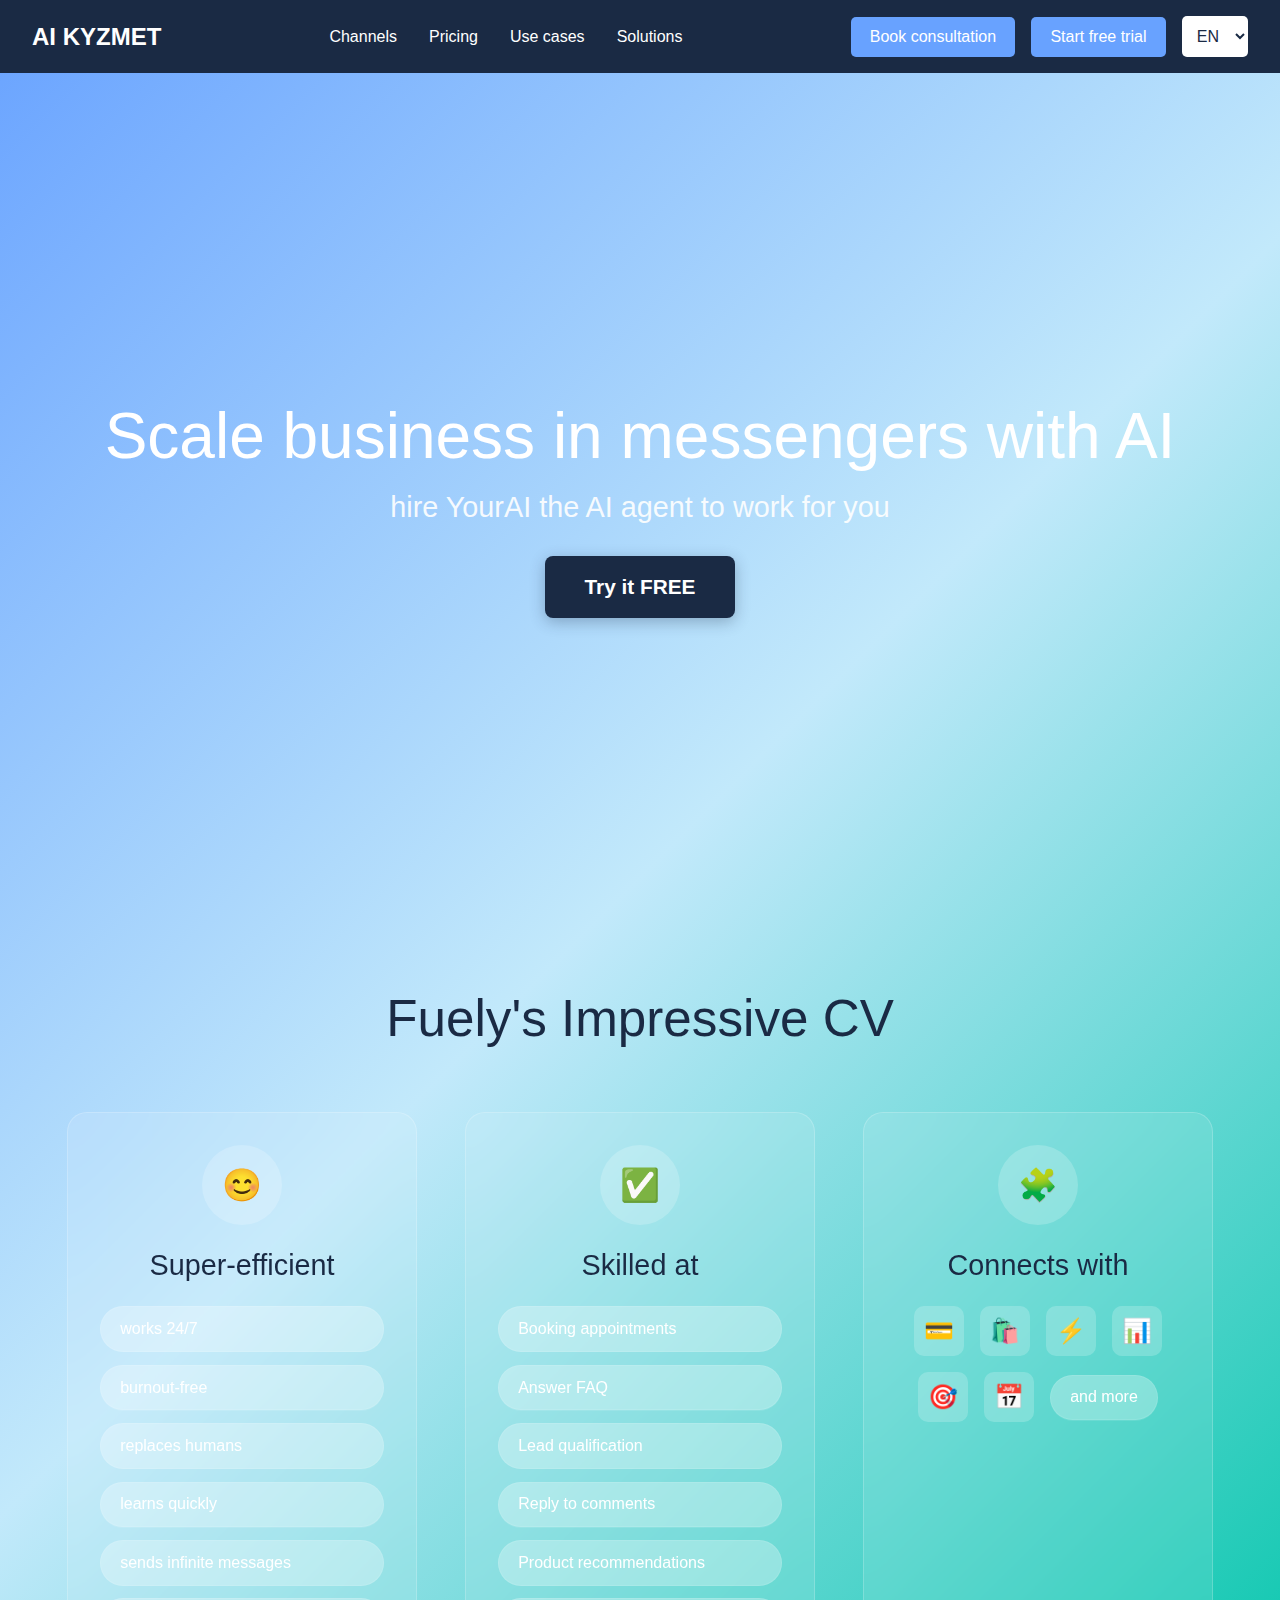
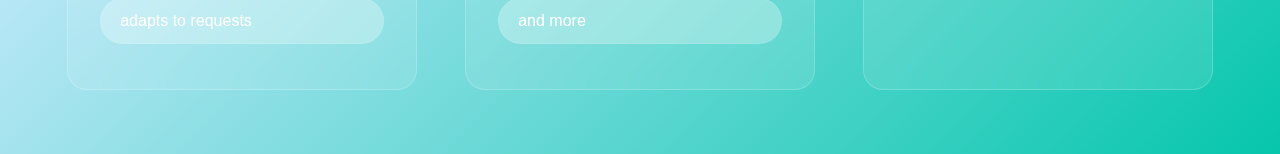
<file: index.html>
<!DOCTYPE html>
<html lang="en">
<head>
    <meta charset="UTF-8">
    <meta name="viewport" content="width=device-width, initial-scale=1.0">
    <link rel="stylesheet" href="reset.css">
    <link rel="stylesheet" href="main.css">
    <title>AI KYZMET</title>
</head>
<body>
    <header>
        <div class="logo">AI KYZMET</div>
        <nav>
            <ul>
                <li><a href="#">Channels</a></li>
                <li><a href="#">Pricing</a></li>
                <li><a href="#">Use cases</a></li>
                <li><a href="#">Solutions</a></li>
            </ul>
        </nav>
        <div class="cta-buttons">
            <button>Book consultation</button>
            <button>Start free trial</button>
            <select>
                <option>EN</option>
                <option>KZ</option>
                <option>RU</option>
            </select>
        </div>
    </header>
    
    <main>
        <section class="hero">
            <div class="images">
                <img src="IntegrationsAI1.77b145b5.svg" alt="AI Integration Illustration" height="400">
            </div>
            <h1>Scale business in messengers with AI</h1>
            <p>hire YourAI the AI agent to work for you</p>
            <button>Try it FREE</button>
        </section>
        
        <section class="cv-section">
            <h2>Fuely's Impressive CV</h2>
            <div class="cv-columns">
                <div class="cv-column">
                    <div class="icon smiley"></div>
                    <h3>Super-efficient</h3>
                    <ul>
                        <li>works 24/7</li>
                        <li>burnout-free</li>
                        <li>replaces humans</li>
                        <li>learns quickly</li>
                        <li>sends infinite messages</li>
                        <li>adapts to requests</li>
                    </ul>
                </div>
                <div class="cv-column">
                    <div class="icon checklist"></div>
                    <h3>Skilled at</h3>
                    <ul>
                        <li>Booking appointments</li>
                        <li>Answer FAQ</li>
                        <li>Lead qualification</li>
                        <li>Reply to comments</li>
                        <li>Product recommendations</li>
                        <li>and more</li>
                    </ul>
                </div>
                <div class="cv-column">
                    <div class="icon puzzle"></div>
                    <h3>Connects with</h3>
                    <div class="integrations">
                        <div class="integration-icon stripe"></div>
                        <div class="integration-icon shopify"></div>
                        <div class="integration-icon zapier"></div>
                        <div class="integration-icon google-sheets"></div>
                        <div class="integration-icon hubspot"></div>
                        <div class="integration-icon calendly"></div>
                        <div class="integration-text">and more</div>
                    </div>
                </div>
            </div>
        </section>
    </main>
</body>
</html>
</file>
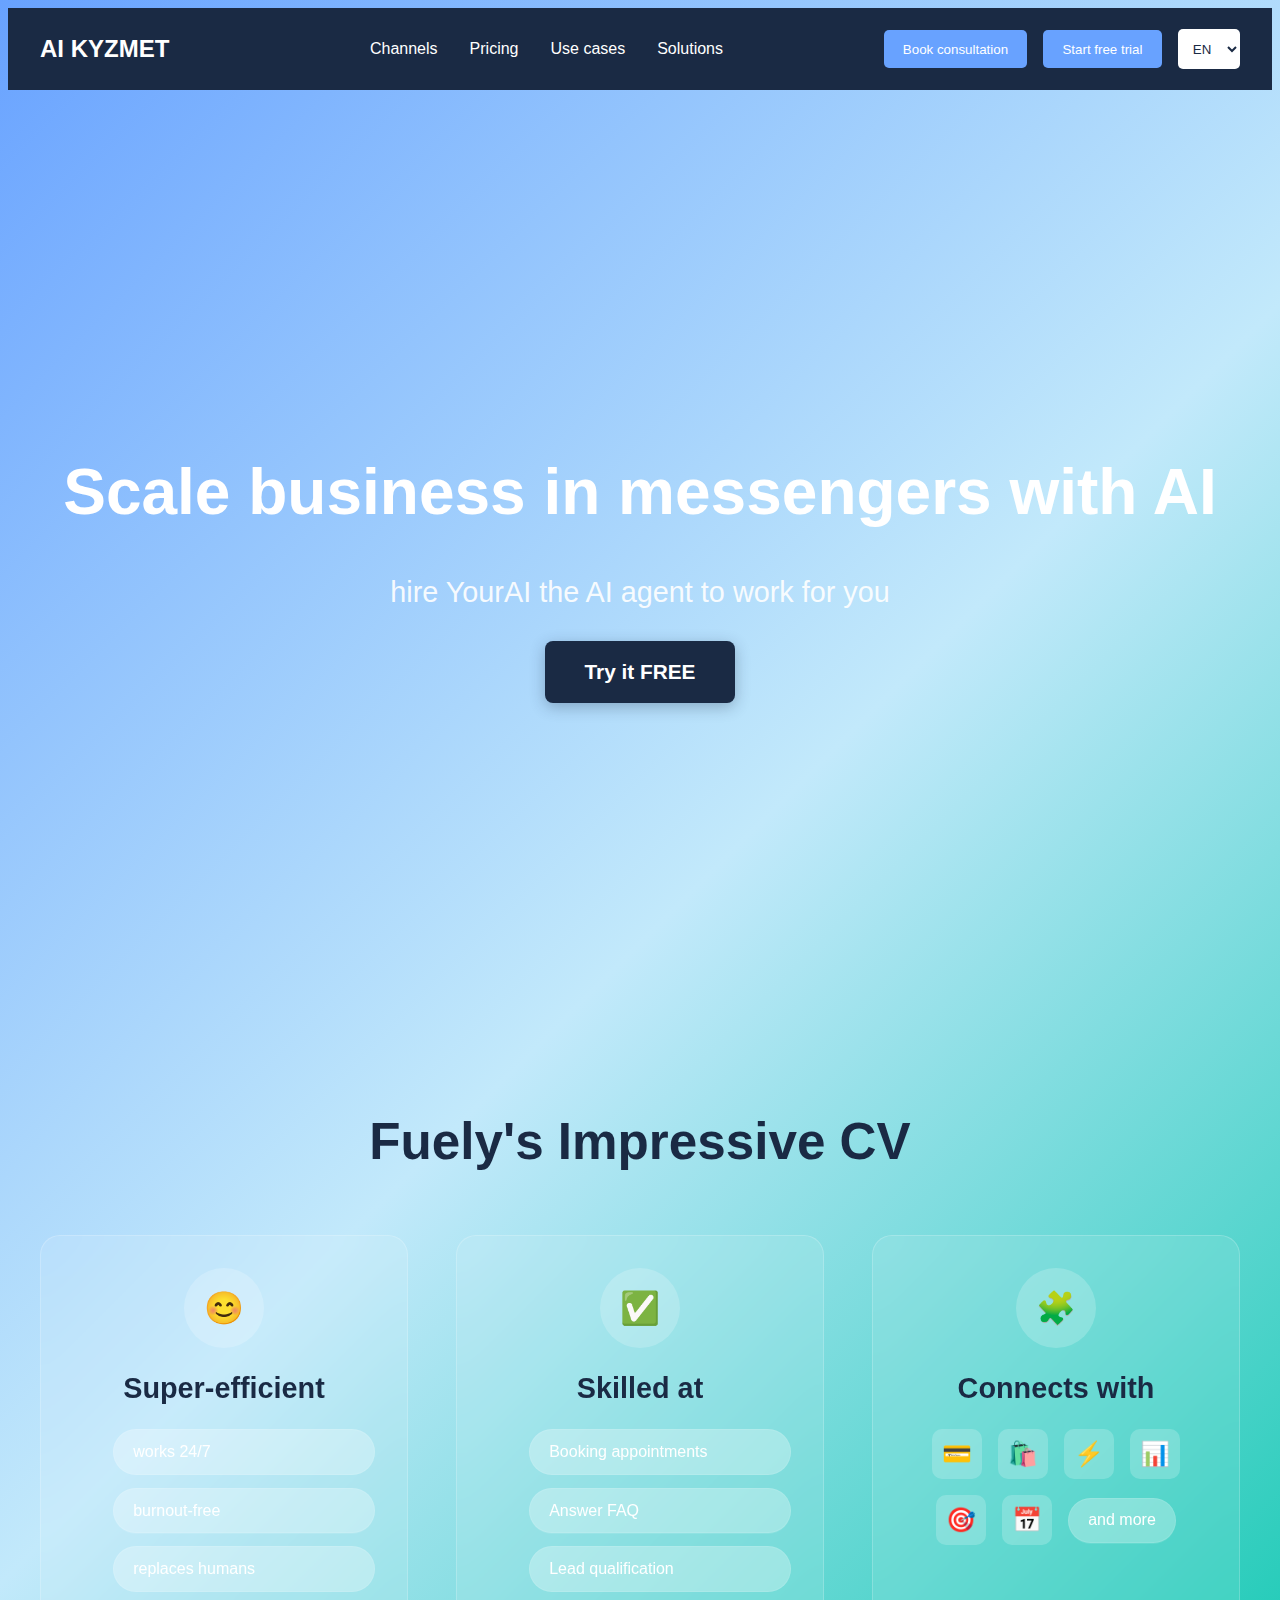
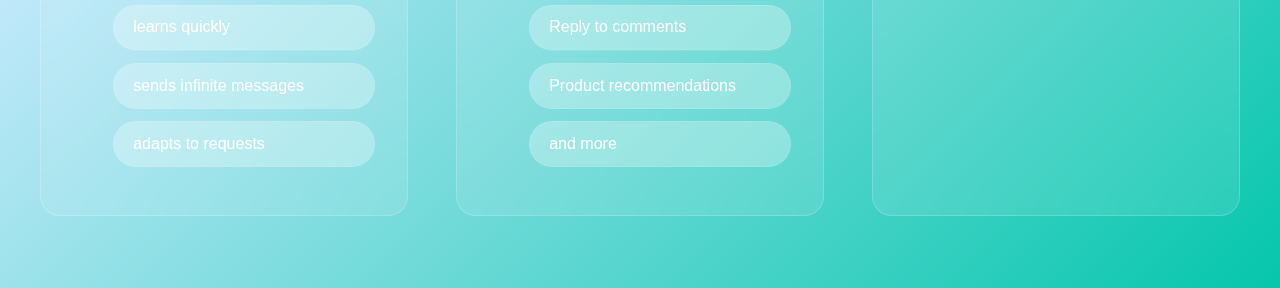
<file: main.html>
<!DOCTYPE html>
<html lang="en">
<head>
    <meta charset="UTF-8">
    <meta name="viewport" content="width=device-width, initial-scale=1.0">
    <title>AI KYZMET</title>
    <link rel="stylesheet" href="main.css">
</head>
<body>
    <header>
        <div class="logo">AI KYZMET</div>
        <nav>
            <ul>
                <li><a href="#">Channels</a></li>
                <li><a href="#">Pricing</a></li>
                <li><a href="#">Use cases</a></li>
                <li><a href="#">Solutions</a></li>
            </ul>
        </nav>
        <div class="cta-buttons">
            <button>Book consultation</button>
            <button>Start free trial</button>
            <select>
                <option>EN</option>
                <option>KZ</option>
                <option>RU</option>
            </select>
        </div>
    </header>
    <main>

        <section class="hero">
            <div class="images">
                <img src="IntegrationsAI1.77b145b5.svg" alt="gifka" height="400">
             </div>
            <h1>Scale business in messengers with AI</h1>
            <p>hire YourAI the AI agent to work for you</p>
            <button>Try it FREE</button>
            <!-- Add floating elements here -->
        </section>
        
        <section class="cv-section">
            <h2>Fuely's Impressive CV</h2>
            <div class="cv-columns">
                <div class="cv-column">
                    <div class="icon smiley"></div>
                    <h3>Super-efficient</h3>
                    <ul>
                        <li>works 24/7</li>
                        <li>burnout-free</li>
                        <li>replaces humans</li>
                        <li>learns quickly</li>
                        <li>sends infinite messages</li>
                        <li>adapts to requests</li>
                    </ul>
                </div>
                <div class="cv-column">
                    <div class="icon checklist"></div>
                    <h3>Skilled at</h3>
                    <ul>
                        <li>Booking appointments</li>
                        <li>Answer FAQ</li>
                        <li>Lead qualification</li>
                        <li>Reply to comments</li>
                        <li>Product recommendations</li>
                        <li>and more</li>
                    </ul>
                </div>
                <div class="cv-column">
                    <div class="icon puzzle"></div>
                    <h3>Connects with</h3>
                    <div class="integrations">
                        <div class="integration-icon stripe"></div>
                        <div class="integration-icon shopify"></div>
                        <div class="integration-icon zapier"></div>
                        <div class="integration-icon google-sheets"></div>
                        <div class="integration-icon hubspot"></div>
                        <div class="integration-icon calendly"></div>
                        <div class="integration-text">and more</div>
                    </div>
                </div>
            </div>
        </section>

    </main>
</body>
</html>
</file>
<file: main.css>
/* Base styles */
        body {
            background: linear-gradient(135deg, #68a2ff 0%, #c2e9fb 50%, #06c6ac 100%);
            font-family: Arial, sans-serif;
            min-height: 100vh;
        }

        /* Header styles */
        header {
            background: #1a2a44;
            color: white;
            padding: 1rem 2rem;
            display: flex;
            justify-content: space-between;
            align-items: center;
            flex-wrap: wrap;
            gap: 1rem;
        }

        .logo {
            font-size: 1.5rem;
            font-weight: bold;
        }

        nav ul {
            list-style: none;
            display: flex;
            gap: 2rem;
            align-items: center;
        }

        nav a {
            color: white;
            text-decoration: none;
            transition: color 0.3s ease;
        }

        nav a:hover {
            color: #68a2ff;
        }

        .cta-buttons {
            display: flex;
            align-items: center;
            gap: 1rem;
        }

        .cta-buttons button {
            padding: 0.7rem 1.2rem;
            border: none;
            border-radius: 5px;
            cursor: pointer;
            background-color: #68a2ff;
            color: white;
            font-weight: 500;
            transition: background-color 0.3s ease;
        }

        .cta-buttons button:hover {
            background-color: #5691e8;
        }

        .cta-buttons select {
            padding: 0.7rem;
            border: none;
            border-radius: 5px;
            background-color: white;
            color: #1a2a44;
            cursor: pointer;
        }

        /* Main content */
        main {
            flex: 1;
        }

        /* Hero section */
        .hero {
            min-height: calc(100vh - 80px);
            display: flex;
            flex-direction: column;
            justify-content: center;
            align-items: center;
            text-align: center;
            color: white;
            padding: 2rem;
            position: relative;
        }

        .images {
            margin-bottom: 2rem;
        }

        .images img {
            max-width: 100%;
            height: auto;
            border-radius: 10px;
        }

        .hero h1 {
            font-size: clamp(2.5rem, 5vw, 4rem);
            margin-bottom: 1rem;
            line-height: 1.2;
        }

        .hero p {
            font-size: clamp(1.2rem, 2.5vw, 1.8rem);
            margin-bottom: 2rem;
            opacity: 0.9;
        }

        .hero button {
            background: #1a2a44;
            color: white;
            padding: 1.2rem 2.5rem;
            border: none;
            border-radius: 8px;
            font-size: 1.3rem;
            font-weight: 600;
            cursor: pointer;
            transition: all 0.3s ease;
            box-shadow: 0 4px 15px rgba(26, 42, 68, 0.3);
        }

        .hero button:hover {
            background: #243654;
            transform: translateY(-2px);
            box-shadow: 0 6px 20px rgba(26, 42, 68, 0.4);
        }

        /* CV Section */
        .cv-section {
            padding: 6rem 2rem 4rem;
            text-align: center;
            color: white;
        }

        .cv-section h2 {
            font-size: clamp(2.5rem, 4vw, 3.5rem);
            margin-bottom: 4rem;
            color: #1a2a44;
        }

        .cv-columns {
            display: flex;
            justify-content: center;
            gap: 3rem;
            flex-wrap: wrap;
            max-width: 1200px;
            margin: 0 auto;
        }

        .cv-column {
            flex: 1;
            min-width: 280px;
            max-width: 350px;
            text-align: left;
            background: rgba(255, 255, 255, 0.1);
            backdrop-filter: blur(15px);
            padding: 2rem;
            border-radius: 20px;
            border: 1px solid rgba(255, 255, 255, 0.2);
        }

        .cv-column h3 {
            font-size: 1.8rem;
            margin: 1.5rem 0;
            color: #1a2a44;
            text-align: center;
        }

        .cv-column ul {
            list-style: none;
        }

        .cv-column li {
            background: rgba(255, 255, 255, 0.2);
            backdrop-filter: blur(10px);
            padding: 0.8rem 1.2rem;
            margin: 0.8rem 0;
            border-radius: 25px;
            font-size: 1rem;
            border: 1px solid rgba(255, 255, 255, 0.1);
            transition: all 0.3s ease;
        }

        .cv-column li:hover {
            background: rgba(255, 255, 255, 0.3);
            transform: translateX(5px);
        }

        /* Icon styles */
        .icon {
            width: 80px;
            height: 80px;
            margin: 0 auto 1rem;
            background-size: cover;
            background-position: center;
            border-radius: 50%;
            background-color: rgba(255, 255, 255, 0.2);
            display: flex;
            align-items: center;
            justify-content: center;
            font-size: 2rem;
        }

        .smiley:before {
            content: "😊";
        }

        .checklist:before {
            content: "✅";
        }

        .puzzle:before {
            content: "🧩";
        }

        /* Integrations */
        .integrations {
            display: flex;
            flex-wrap: wrap;
            gap: 1rem;
            justify-content: center;
            align-items: center;
            margin-top: 1rem;
        }

        .integration-icon {
            width: 50px;
            height: 50px;
            background-size: cover;
            background-position: center;
            border-radius: 10px;
            background-color: rgba(255, 255, 255, 0.2);
            display: flex;
            align-items: center;
            justify-content: center;
            font-size: 1.5rem;
            transition: transform 0.3s ease;
        }

        .integration-icon:hover {
            transform: scale(1.1);
        }

        .stripe:before { content: "💳"; }
        .shopify:before { content: "🛍️"; }
        .zapier:before { content: "⚡"; }
        .google-sheets:before { content: "📊"; }
        .hubspot:before { content: "🎯"; }
        .calendly:before { content: "📅"; }

        .integration-text {
            background: rgba(255, 255, 255, 0.2);
            backdrop-filter: blur(10px);
            padding: 0.8rem 1.2rem;
            border-radius: 25px;
            font-size: 1rem;
            border: 1px solid rgba(255, 255, 255, 0.1);
        }

        /* Responsive Design */
        @media (max-width: 768px) {
            header {
                flex-direction: column;
                text-align: center;
                padding: 1rem;
            }

            nav ul {
                flex-direction: column;
                gap: 1rem;
            }

            .cta-buttons {
                flex-wrap: wrap;
                justify-content: center;
            }

            .hero {
                padding: 1rem;
                min-height: calc(100vh - 120px);
            }

            .cv-columns {
                flex-direction: column;
                align-items: center;
                gap: 2rem;
            }

            .cv-column {
                text-align: center;
                min-width: auto;
                width: 100%;
                max-width: 400px;
            }

            .cv-section {
                padding: 4rem 1rem 2rem;
            }
        }

        @media (max-width: 480px) {
            .hero button {
                padding: 1rem 2rem;
                font-size: 1.1rem;
            }

            .cv-column {
                padding: 1.5rem;
            }

            .integrations {
                gap: 0.5rem;
            }

            .integration-icon {
                width: 40px;
                height: 40px;
                font-size: 1.2rem;
            }
        }
</file>
